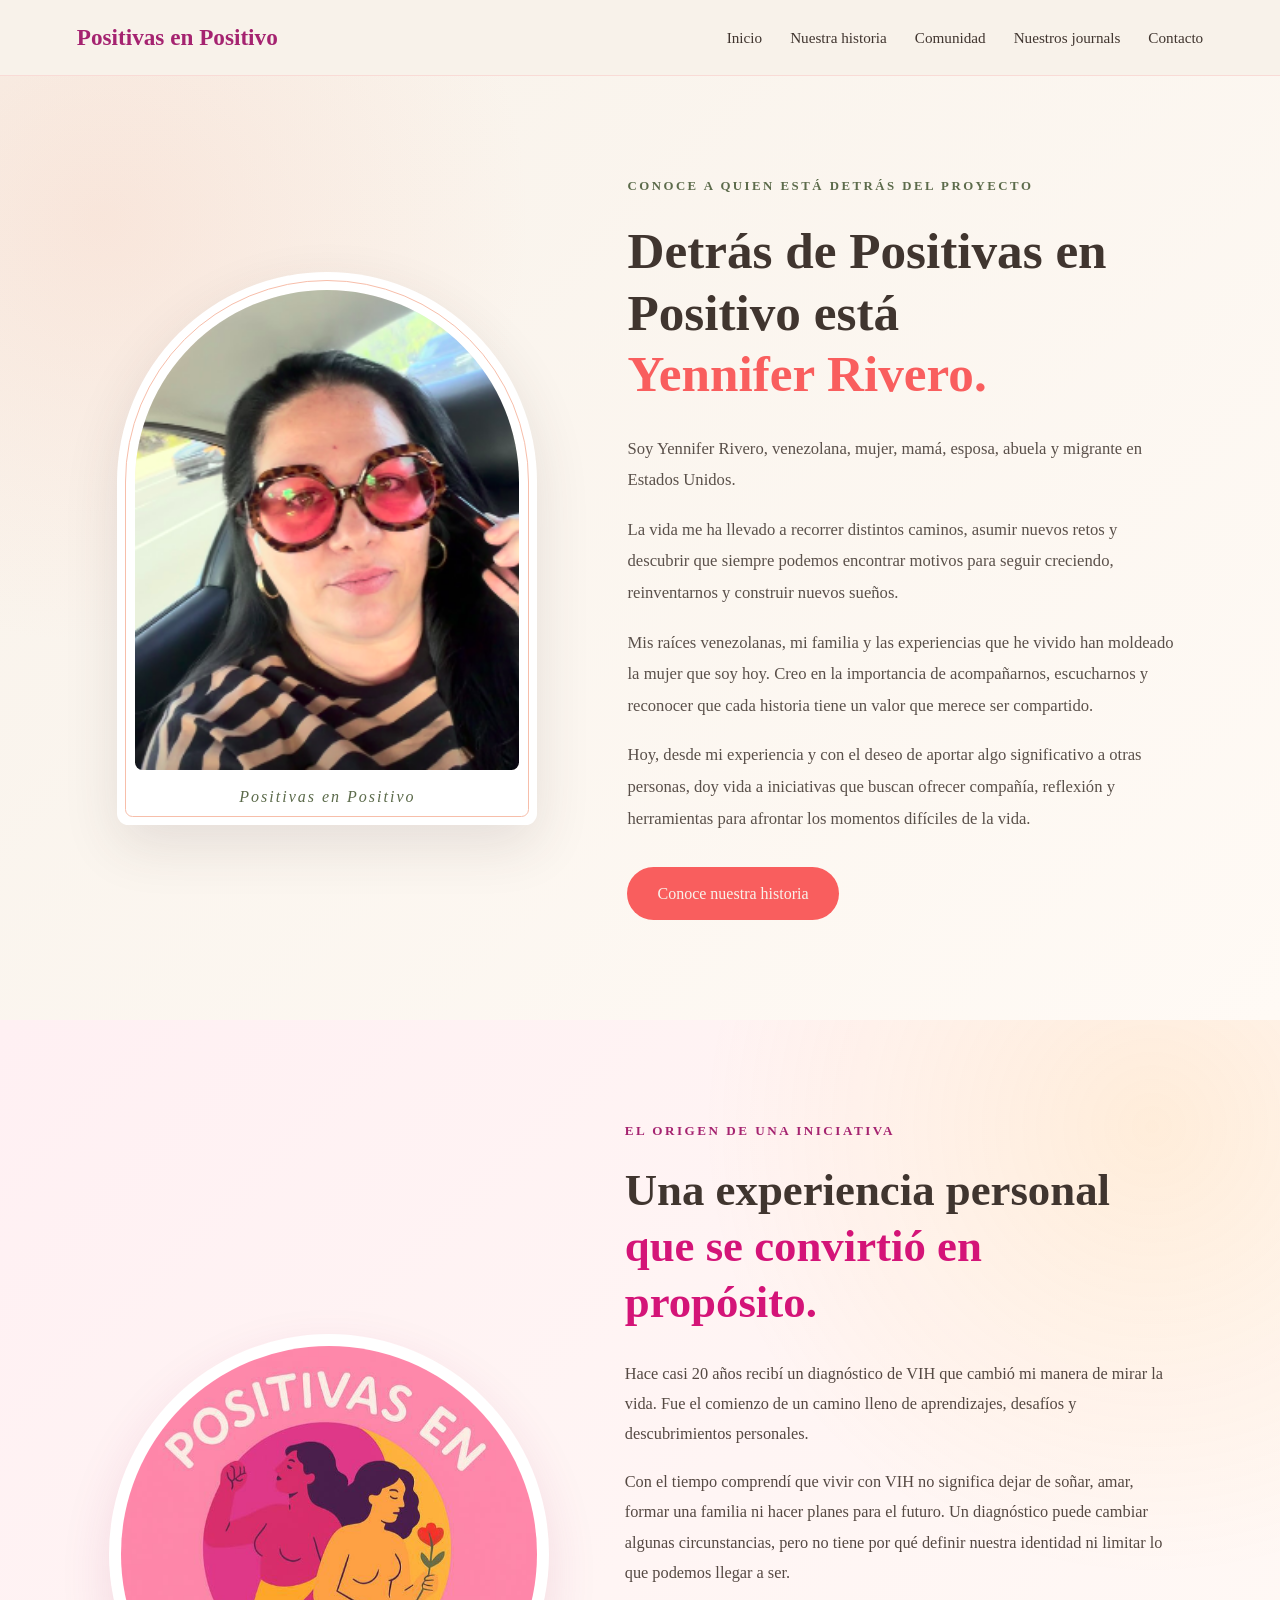
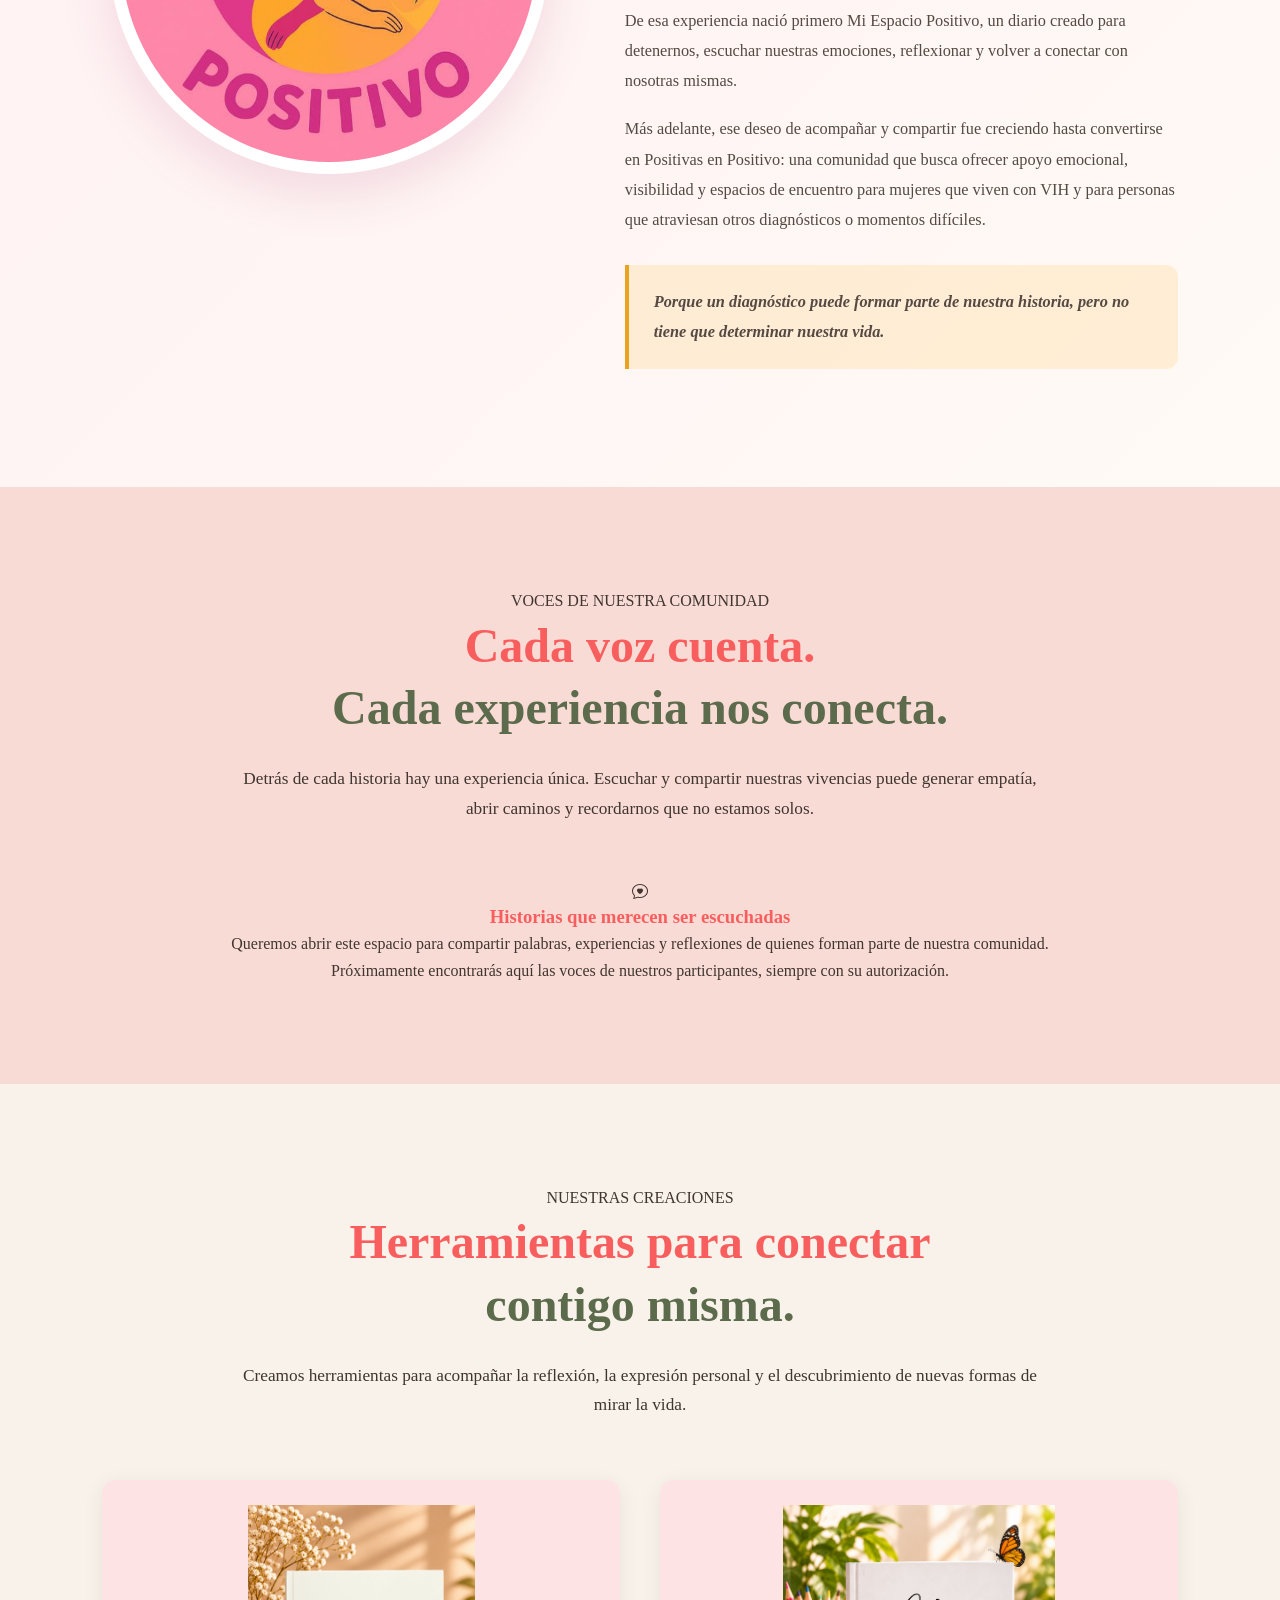
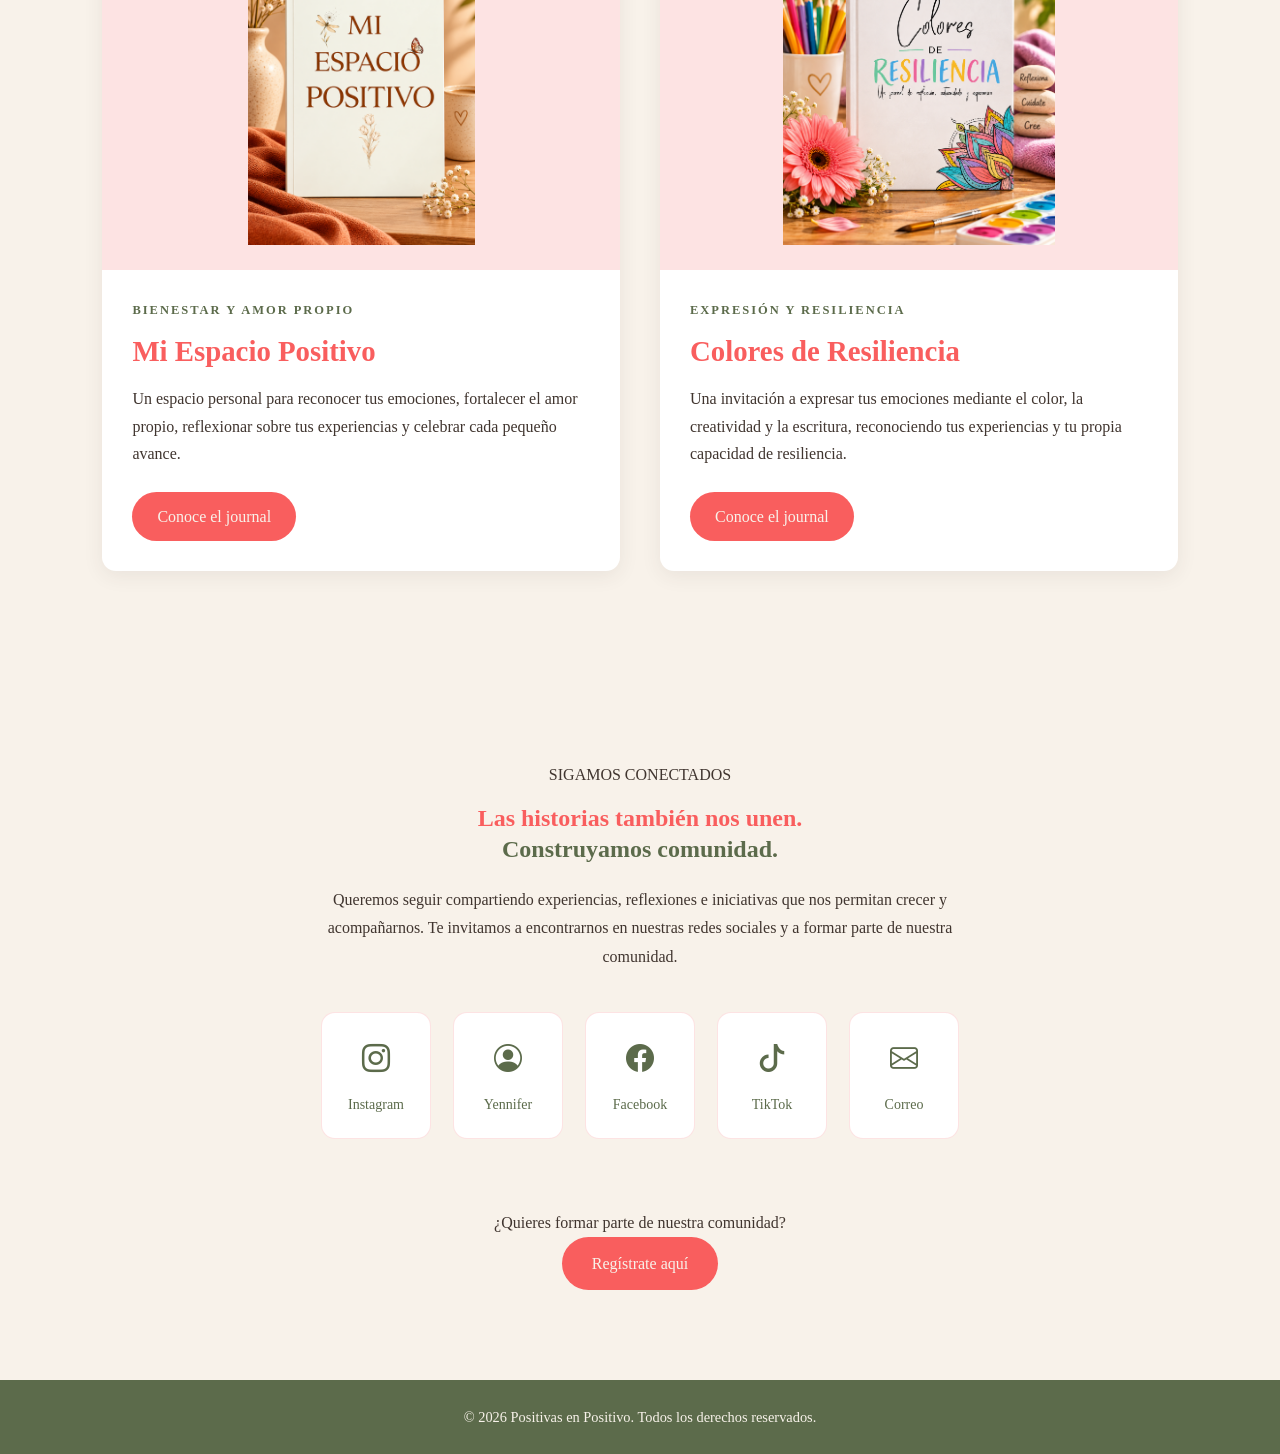
<file: docs/index.html>
<!DOCTYPE html>
<html lang="es">
<head>
    <meta charset="UTF-8">
    <meta name="viewport" content="width=device-width, initial-scale=1.0">

    <title>Positivas en Positivo | Historias que nos conectan</title>

    <meta name="description" content="Positivas en Positivo: un espacio para compartir historias, experiencias, reflexión y resiliencia.">

    <link rel="stylesheet"
        href="https://cdn.jsdelivr.net/npm/bootstrap-icons@1.11.3/font/bootstrap-icons.min.css">

    <link rel="stylesheet" href="css/styles.css">
</head>

<body>

    <!-- MENÚ PRINCIPAL -->

    <header class="encabezado">
        <nav class="menu-navegacion">

            <a href="#inicio" class="logo">
                Positivas en Positivo
            </a>

            <button
                class="menu-toggle"
                type="button"
                aria-label="Abrir menú"
                aria-expanded="false"
                aria-controls="menu-principal">
                <i class="bi bi-list"></i>
            </button>

            <ul class="menu-lista" id="menu-principal">
                <li><a href="#inicio">Inicio</a></li>
                <li><a href="#historia">Nuestra historia</a></li>
                <li><a href="#comunidad">Comunidad</a></li>
                <li><a href="#journals">Nuestros journals</a></li>
                <li><a href="#contacto">Contacto</a></li>
            </ul>

        </nav>
    </header>

    <main>

        <!-- 1. PRESENTACIÓN DE YENNIFER -->

        <section id="inicio" class="presentacion">

            <div class="presentacion-contenedor">

                <div class="presentacion-fotografia">
                    <div class="marco-editorial">

                        <div class="foto-yennifer">
                            <img
                                src="imagenes/yennifer/yennifer.png"
                                alt="Yennifer Rivero, creadora de Positivas en Positivo">
                        </div>

                        <div class="foto-decoracion">
                            Positivas en Positivo
                        </div>

                    </div>
                </div>

                <div class="presentacion-texto">

                    <p class="seccion-etiqueta">
                        CONOCE A QUIEN ESTÁ DETRÁS DEL PROYECTO
                    </p>

                    <h1>
                        Detrás de Positivas en Positivo está
                        <span>Yennifer Rivero.</span>
                    </h1>

                    <p>
                        Soy Yennifer Rivero, venezolana, mujer, mamá,
                        esposa, abuela y migrante en Estados Unidos.
                    </p>

                    <p>
                        La vida me ha llevado a recorrer distintos caminos,
                        asumir nuevos retos y descubrir que siempre podemos
                        encontrar motivos para seguir creciendo, reinventarnos
                        y construir nuevos sueños.
                    </p>

                    <p>
                        Mis raíces venezolanas, mi familia y las experiencias
                        que he vivido han moldeado la mujer que soy hoy.
                        Creo en la importancia de acompañarnos, escucharnos
                        y reconocer que cada historia tiene un valor que
                        merece ser compartido.
                    </p>

                    <p>
                        Hoy, desde mi experiencia y con el deseo de aportar
                        algo significativo a otras personas, doy vida a
                        iniciativas que buscan ofrecer compañía, reflexión
                        y herramientas para afrontar los momentos difíciles
                        de la vida.
                    </p>

                    <a href="#historia" class="boton-principal">
                        Conoce nuestra historia
                    </a>

                </div>

            </div>

        </section>


        <!-- 2. HISTORIA Y NACIMIENTO DEL PROYECTO -->

        <section id="historia" class="historia">

            <div class="historia-contenedor">

                <div class="historia-imagen">
                    <img
                        src="imagenes/yennifer/positivas/logo_pp.png"
                        alt="Ilustración de Positivas en Positivo, dos mujeres que representan la fuerza y el acompañamiento"
                        loading="lazy">
                </div>

                <div class="historia-contenido">

                    <p class="seccion-etiqueta">
                        EL ORIGEN DE UNA INICIATIVA
                    </p>

                    <h2>
                        Una experiencia personal
                        <span>que se convirtió en propósito.</span>
                    </h2>

                    <p>
                        Hace casi 20 años recibí un diagnóstico de VIH que
                        cambió mi manera de mirar la vida. Fue el comienzo
                        de un camino lleno de aprendizajes, desafíos y
                        descubrimientos personales.
                    </p>

                    <p>
                        Con el tiempo comprendí que vivir con VIH no significa
                        dejar de soñar, amar, formar una familia ni hacer planes
                        para el futuro. Un diagnóstico puede cambiar algunas
                        circunstancias, pero no tiene por qué definir nuestra
                        identidad ni limitar lo que podemos llegar a ser.
                    </p>

                    <p>
                        De esa experiencia nació primero Mi Espacio Positivo,
                        un diario creado para detenernos, escuchar nuestras
                        emociones, reflexionar y volver a conectar con
                        nosotras mismas.
                    </p>

                    <p>
                        Más adelante, ese deseo de acompañar y compartir fue
                        creciendo hasta convertirse en Positivas en Positivo:
                        una comunidad que busca ofrecer apoyo emocional,
                        visibilidad y espacios de encuentro para mujeres
                        que viven con VIH y para personas que atraviesan
                        otros diagnósticos o momentos difíciles.
                    </p>

                    <p class="historia-destacada">
                        Porque un diagnóstico puede formar parte de nuestra
                        historia, pero no tiene que determinar nuestra vida.
                    </p>

                </div>

            </div>

        </section>


        <!-- 3. VOCES DE LA COMUNIDAD -->

        <section id="comunidad" class="comunidad">

            <div class="comunidad-encabezado">

                <p class="seccion-etiqueta">
                    VOCES DE NUESTRA COMUNIDAD
                </p>

                <h2>
                    Cada voz cuenta.
                    <span>Cada experiencia nos conecta.</span>
                </h2>

                <p>
                    Detrás de cada historia hay una experiencia única.
                    Escuchar y compartir nuestras vivencias puede generar
                    empatía, abrir caminos y recordarnos que no estamos solos.
                </p>

            </div>

            <div class="voces-contenedor">

                <article class="voz-intro">

                    <span class="voz-icono">
                        <i class="bi bi-chat-heart"></i>
                    </span>

                    <h3>Historias que merecen ser escuchadas</h3>

                    <p>
                        Queremos abrir este espacio para compartir palabras,
                        experiencias y reflexiones de quienes forman parte
                        de nuestra comunidad.
                    </p>

                    <p class="voz-nota">
                        Próximamente encontrarás aquí las voces de nuestros
                        participantes, siempre con su autorización.
                    </p>

                </article>

            </div>

        </section>


        <!-- 4. NUESTROS JOURNALS -->

        <section id="journals" class="journals">

            <div class="journals-encabezado">

                <p class="seccion-etiqueta">
                    NUESTRAS CREACIONES
                </p>

                <h2>
                    Herramientas para conectar
                    <span>contigo misma.</span>
                </h2>

                <p>
                    Creamos herramientas para acompañar la reflexión,
                    la expresión personal y el descubrimiento de nuevas
                    formas de mirar la vida.
                </p>

            </div>

            <div class="journals-contenedor">

                <article class="journal-card">

                    <div class="journal-imagen">
                        <img
                            src="imagenes/mi_espacio_positivo/MiEspacioPositivo.png"
                            alt="Portada del journal Mi Espacio Positivo"
                            loading="lazy">
                    </div>

                    <div class="journal-info">

                        <p class="journal-categoria">
                            BIENESTAR Y AMOR PROPIO
                        </p>

                        <h3>Mi Espacio Positivo</h3>

                        <p>
                            Un espacio personal para reconocer tus emociones,
                            fortalecer el amor propio, reflexionar sobre tus
                            experiencias y celebrar cada pequeño avance.
                        </p>

                        <a
                            href="https://www.amazon.com/dp/B0HGTLWBSY"
                            class="boton-journal"
                            target="_blank"
                            rel="noopener noreferrer">
                            Conoce el journal
                        </a>

                    </div>

                </article>


                <article class="journal-card">

                    <div class="journal-imagen">
                        <img
                            src="imagenes/colores_resiliencia/ColoresDeResiliencia.png"
                            alt="Portada del journal Colores de Resiliencia"
                            loading="lazy">
                    </div>

                    <div class="journal-info">

                        <p class="journal-categoria">
                            EXPRESIÓN Y RESILIENCIA
                        </p>

                        <h3>Colores de Resiliencia</h3>

                        <p>
                            Una invitación a expresar tus emociones mediante
                            el color, la creatividad y la escritura, reconociendo
                            tus experiencias y tu propia capacidad de resiliencia.
                        </p>

                        <a
                            href="https://www.amazon.com/dp/B0HPSRKBLY"
                            class="boton-journal"
                            target="_blank"
                            rel="noopener noreferrer">
                            Conoce el journal
                        </a>

                    </div>

                </article>

            </div>

        </section>


        <!-- 5. CONTACTO Y PARTICIPACIÓN -->

        <section id="contacto" class="contacto">

            <div class="contacto-contenido">

                <p class="seccion-etiqueta">
                    SIGAMOS CONECTADOS
                </p>

                <h2>
                    Las historias también nos unen.
                    <span>Construyamos comunidad.</span>
                </h2>

                <p class="contacto-descripcion">
                    Queremos seguir compartiendo experiencias, reflexiones
                    e iniciativas que nos permitan crecer y acompañarnos.
                    Te invitamos a encontrarnos en nuestras redes sociales
                    y a formar parte de nuestra comunidad.
                </p>

                <div class="redes-sociales">

                    <a
                        href="https://www.instagram.com/positivasenpositivo/"
                        target="_blank"
                        rel="noopener noreferrer"
                        class="enlace-red">
                        <i class="bi bi-instagram"></i>
                        <span>Instagram</span>
                    </a>

                    <a
                        href="https://www.instagram.com/yennilhi/"
                        target="_blank"
                        rel="noopener noreferrer"
                        class="enlace-red">
                        <i class="bi bi-person-circle"></i>
                        <span>Yennifer</span>
                    </a>

                    <a
                        href="https://www.facebook.com/yennifer.rivero"
                        target="_blank"
                        rel="noopener noreferrer"
                        class="enlace-red">
                        <i class="bi bi-facebook"></i>
                        <span>Facebook</span>
                    </a>

                    <a
                        href="https://www.tiktok.com/@positivasenpositivo"
                        target="_blank"
                        rel="noopener noreferrer"
                        class="enlace-red">
                        <i class="bi bi-tiktok"></i>
                        <span>TikTok</span>
                    </a>

                    <a
                        href="mailto:positivasenpositivo@gmail.com"
                        class="enlace-red">
                        <i class="bi bi-envelope"></i>
                        <span>Correo</span>
                    </a>

                </div>

                <div class="invitacion-comunidad">

                    <p>
                        ¿Quieres formar parte de nuestra comunidad?
                    </p>

                    <a href="comunidad.html" class="boton-principal">
                        Regístrate aquí
                    </a>

                </div>

            </div>

        </section>

    </main>

    <footer>
        <p>© 2026 Positivas en Positivo. Todos los derechos reservados.</p>
    </footer>


    <!-- MENÚ RESPONSIVE -->

    <script>
        const menuToggle = document.querySelector('.menu-toggle');
        const menuLista = document.querySelector('.menu-lista');

        if (menuToggle && menuLista) {
            menuToggle.addEventListener('click', () => {
                const abierto = menuLista.classList.toggle('activo');

                menuToggle.setAttribute('aria-expanded', abierto);
                menuToggle.setAttribute(
                    'aria-label',
                    abierto ? 'Cerrar menú' : 'Abrir menú'
                );

                menuToggle.innerHTML = abierto
                    ? '<i class="bi bi-x-lg"></i>'
                    : '<i class="bi bi-list"></i>';
            });

            menuLista.querySelectorAll('a').forEach(enlace => {
                enlace.addEventListener('click', () => {
                    menuLista.classList.remove('activo');
                    menuToggle.setAttribute('aria-expanded', 'false');
                    menuToggle.setAttribute('aria-label', 'Abrir menú');
                    menuToggle.innerHTML = '<i class="bi bi-list"></i>';
                });
            });
        }
    </script>

</body>
</html>
</file>
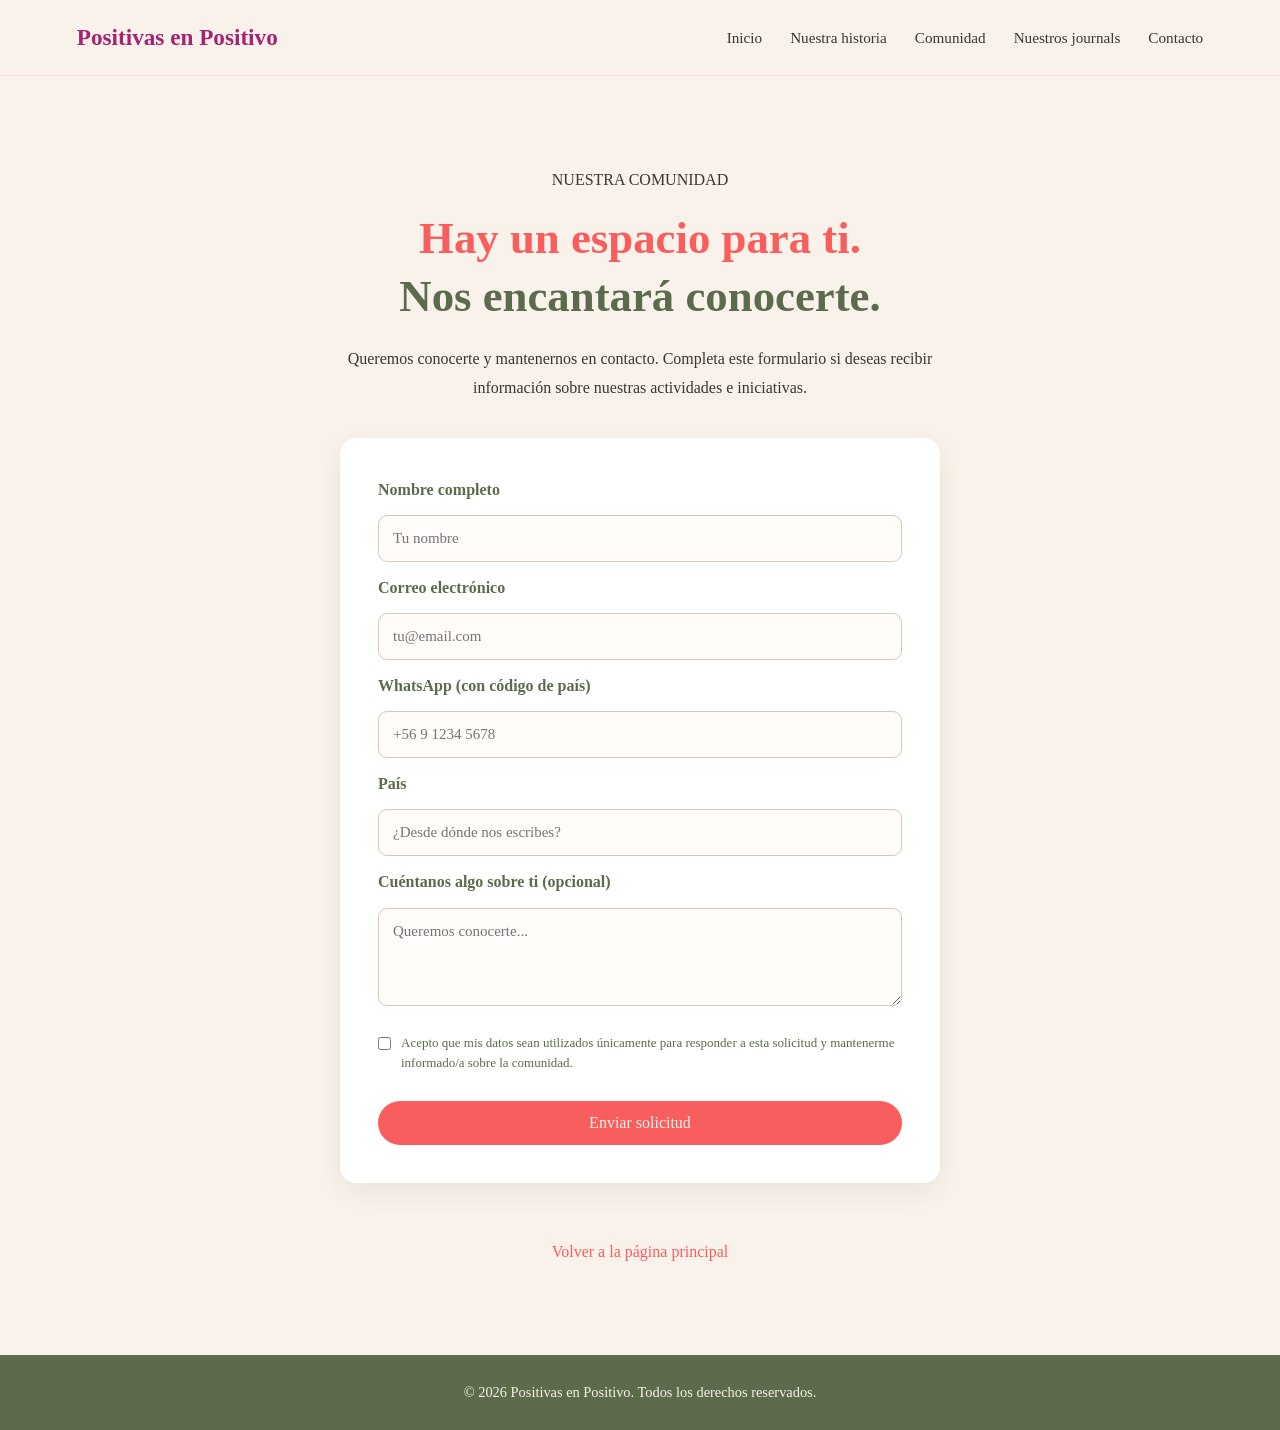
<file: docs/comunidad.html>
<!DOCTYPE html>
<html lang="es">
<head>
    <meta charset="UTF-8">
    <meta name="viewport" content="width=device-width, initial-scale=1.0">

    <title>Únete a nuestra comunidad | Positivas en Positivo</title>

    <meta name="description" content="Únete a la comunidad de Positivas en Positivo.">

    <link rel="stylesheet"
        href="https://cdn.jsdelivr.net/npm/bootstrap-icons@1.11.3/font/bootstrap-icons.min.css">

    <link rel="stylesheet" href="css/styles.css">
</head>

<body>
	    
    <header class="encabezado">
        <nav class="menu-navegacion">

            <a href="index.html#inicio" class="logo">
                Positivas en Positivo
            </a>

            <button
                class="menu-toggle"
                type="button"
                aria-label="Abrir menú"
                aria-expanded="false"
                aria-controls="menu-principal">
                <i class="bi bi-list"></i>
            </button>

            <ul class="menu-lista" id="menu-principal">
                <li><a href="index.html#inicio">Inicio</a></li>
                <li><a href="index.html#historia">Nuestra historia</a></li>
                <li><a href="index.html#comunidad">Comunidad</a></li>
                <li><a href="index.html#journals">Nuestros journals</a></li>
                <li><a href="index.html#contacto">Contacto</a></li>
            </ul>

        </nav>
    </header>


    <main>

        <section class="contacto">
            <div class="contacto-contenido">

                <p class="seccion-etiqueta">NUESTRA COMUNIDAD</p>

                <h1>
                    Hay un espacio para ti.
                    <span>Nos encantará conocerte.</span>
                </h1>

                <p class="contacto-descripcion">
                    Queremos conocerte y mantenernos en contacto.
                    Completa este formulario si deseas recibir información
                    sobre nuestras actividades e iniciativas.
                </p>

                <form class="formulario-comunidad">

                    <label for="nombre">Nombre completo</label>
                    <input type="text" id="nombre" name="nombre"
                        placeholder="Tu nombre" required>

                    <label for="correo">Correo electrónico</label>
                    <input type="email" id="correo" name="correo"
                        placeholder="tu@email.com" required>

                    <label for="telefono">WhatsApp (con código de país)</label>
                    <input type="tel" id="telefono" name="telefono"
                        placeholder="+56 9 1234 5678" required>

                    <label for="pais">País</label>
                    <input type="text" id="pais" name="pais"
                        placeholder="¿Desde dónde nos escribes?" required>

                    <label for="mensaje">
                        Cuéntanos algo sobre ti (opcional)
                    </label>

                    <textarea id="mensaje" name="mensaje"
                        rows="4"
                        placeholder="Queremos conocerte..."></textarea>

                    <label class="consentimiento">
                        <input type="checkbox" name="consentimiento" required>
                        <span>
                            Acepto que mis datos sean utilizados únicamente
                            para responder a esta solicitud y mantenerme
                            informado/a sobre la comunidad.
                        </span>
                    </label>

                    <button type="button" class="boton-principal">
                        Enviar solicitud
                    </button>

                </form>

                <a href="index.html" class="volver-inicio">
                    Volver a la página principal
                </a>

            </div>
        </section>

    </main>

    <footer>
        <p>© 2026 Positivas en Positivo. Todos los derechos reservados.</p>
    </footer>

    <script>
        const menuToggle = document.querySelector('.menu-toggle');
        const menuLista = document.querySelector('.menu-lista');

        if (menuToggle && menuLista) {
            menuToggle.addEventListener('click', () => {
                const abierto = menuLista.classList.toggle('activo');

                menuToggle.setAttribute('aria-expanded', abierto);
                menuToggle.setAttribute(
                    'aria-label',
                    abierto ? 'Cerrar menú' : 'Abrir menú'
                );

                menuToggle.innerHTML = abierto
                    ? '<i class="bi bi-x-lg"></i>'
                    : '<i class="bi bi-list"></i>';
            });

            menuLista.querySelectorAll('a').forEach(enlace => {
                enlace.addEventListener('click', () => {
                    menuLista.classList.remove('activo');
                    menuToggle.setAttribute('aria-expanded', 'false');
                    menuToggle.setAttribute('aria-label', 'Abrir menú');
                    menuToggle.innerHTML = '<i class="bi bi-list"></i>';
                });
            });
        }
    </script>


</body>
</html>
</file>
<file: docs/css/styles.css>
/* =================================
    IDENTIDAD VISUAL
    Positivas en Positivo
================================= */

:root {
    --terracota: #f95e5e;
    --arcilla: #f7beaa;
    --beige: #f9b1b15c;
    --marfil: #F8F2EA;
    --oliva: #5c6b4b;
    --texto: #40352F;
}

/* CONFIGURACIÓN GENERAL */

* {
    margin: 0;
    padding: 0;
    box-sizing: border-box;
}

html {
    scroll-behavior: smooth;
}

body {
    font-family: Georgia, serif;
    background-color: var(--marfil);
    color: var(--texto);
    line-height: 1.7;
}

/* ENCABEZADO Y NAVEGACIÓN */


/* =================================
   MENÚ PRINCIPAL
================================= */

.encabezado {
    background-color: var(--marfil);
    padding: 18px 6%;
    border-bottom: 1px solid var(--beige);
    position: relative;
    z-index: 100;
}

.menu-navegacion {
    display: flex;
    justify-content: space-between;
    align-items: center;
    max-width: 1400px;
    margin: 0 auto;
    gap: 25px;
}

.logo {
    color: #a52370;
    font-size: 1.45rem;
    font-weight: 700;
    text-decoration: none;
    white-space: nowrap;
}

.menu-lista {
    display: flex;
    align-items: center;
    list-style: none;
    gap: 28px;
    margin: 0;
    padding: 0;
}

.menu-lista a {
    color: var(--texto);
    text-decoration: none;
    font-size: 0.95rem;
    font-weight: 500;
    transition: color 0.3s ease;
}

.menu-lista a:hover {
    color: #a52370;
}

/* BOTÓN PARA MÓVILES */

.menu-toggle {
    display: none;
    background: none;
    border: none;
    color: #a52370;
    font-size: 1.8rem;
    cursor: pointer;
    padding: 5px;
}

/* CONTENIDO PRINCIPAL */

main {
    min-height: 70vh;
}

section {
    padding: 80px 8%;
}

h1, h2, h3 {
    color: var(--terracota);
    line-height: 1.3;
}

h1 {
    font-size: 2.8rem;
    margin-bottom: 20px;
}

/* PIE DE PÁGINA */

footer {
    background-color: var(--oliva);
    color: var(--marfil);
    text-align: center;
    padding: 25px;
    font-size: 0.9rem;
}


/* =================================
    SECCIÓN DE BIENVENIDA
================================= */

.hero {
    min-height: 75vh;
    display: flex;
    align-items: center;
    justify-content: center;
    text-align: center;
    padding: 90px 10%;
    background-color: var(--beige);
}

.hero-contenido {
    max-width: 850px;
}

.hero-etiqueta {
    color: var(--oliva);
    font-size: 0.85rem;
    letter-spacing: 3px;
    margin-bottom: 25px;
    font-weight: bold;
}

.hero h1 {
    font-size: clamp(2.3rem, 5vw, 4rem);
    margin-bottom: 25px;
}

.hero h1 span {
    display: block;
    color: var(--oliva);
}

.hero-descripcion {
    max-width: 680px;
    margin: 0 auto 35px;
    font-size: 1.15rem;
}

.boton-principal {
    display: inline-block;
    background-color: var(--terracota);
    color: var(--marfil);
    padding: 13px 30px;
    border-radius: 30px;
    text-decoration: none;
    transition: background-color 0.3s ease;
}

.boton-principal:hover {
    background-color: var(--oliva);
}

/* =================================
    NUESTRA COMUNIDAD
================================= */

.comunidad {
    background-color: var(--beige);
    text-align: center;
    padding: 100px 8%;
}

.comunidad-encabezado {
    max-width: 800px;
    margin: 0 auto 55px;
}

.comunidad h2 {
    font-size: clamp(2rem, 4vw, 3rem);
    margin-bottom: 25px;
}

.comunidad h2 span {
    display: block;
    color: var(--oliva);
}

.comunidad-encabezado > p:last-child {
    font-size: 1.08rem;
}

.comunidad-tarjetas {
    display: grid;
    grid-template-columns: repeat(3, 1fr);
    gap: 25px;
    max-width: 1150px;
    margin: 0 auto;
}

.tarjeta-comunidad {
    background-color: var(--marfil);
    padding: 35px 25px;
    border-radius: 12px;
    text-align: left;
    border-bottom: 4px solid var(--arcilla);
}

.tarjeta-comunidad h3 {
    color: var(--terracota);
    font-size: 1.3rem;
    margin-bottom: 15px;
}

.tarjeta-comunidad p {
    font-size: 1rem;
}

/* ADAPTACIÓN A MÓVILES */

@media (max-width: 768px) {
    .comunidad-tarjetas {
        grid-template-columns: 1fr;
    }
}


/* =================================
    NUESTROS JOURNALS
================================= */

.journals {
    background-color: var(--marfil);
    padding: 100px 8%;
}

.journals-encabezado {
    text-align: center;
    max-width: 800px;
    margin: 0 auto 60px;
}

.journals h2 {
    font-size: clamp(2rem, 4vw, 3rem);
    margin-bottom: 25px;
}

.journals h2 span {
    display: block;
    color: var(--oliva);
}

.journals-encabezado > p:last-child {
    font-size: 1.08rem;
}

.journals-contenedor {
    display: grid;
    grid-template-columns: repeat(2, 1fr);
    gap: 40px;
    max-width: 1100px;
    margin: 0 auto;
}

.journal-card {
    background-color: white;
    border-radius: 14px;
    overflow: hidden;
    box-shadow: 0 5px 20px rgba(64, 53, 47, 0.08);
}

.journal-imagen {
    background-color: var(--beige);
    min-height: 380px;
    display: flex;
    justify-content: center;
    align-items: center;
    padding: 25px;
}

.journal-imagen img {
    max-width: 100%;
    max-height: 340px;
    object-fit: contain;
}

.journal-info {
    padding: 30px;
}

.journal-categoria {
    color: var(--oliva);
    font-size: 0.78rem;
    letter-spacing: 2px;
    font-weight: bold;
    margin-bottom: 12px;
}

.journal-info h3 {
    font-size: 1.8rem;
    margin-bottom: 15px;
}

.journal-info p:not(.journal-categoria) {
    margin-bottom: 25px;
}

.boton-journal {
    display: inline-block;
    background-color: var(--terracota);
    color: var(--marfil);
    padding: 11px 25px;
    border-radius: 25px;
    text-decoration: none;
}

.boton-journal:hover {
    background-color: var(--oliva);
}

/* ADAPTACIÓN A MÓVILES */

@media (max-width: 768px) {
    .journals-contenedor {
        grid-template-columns: 1fr;
    }
}


/* ==============================
    SECCIÓN DE CONTACTO
============================== */

.contacto {
    padding: 90px 8%;
    background-color: var(--marfil);
}

.contacto-contenido {
    max-width: 760px;
    margin: 0 auto;
    text-align: center;
}

.contacto h1,
.contacto h2 {
    color: var(--terracota);
    margin: 15px 0 20px;
}

.contacto h1 span,
.contacto h2 span {
    display: block;
    color: var(--oliva);
}

.contacto-descripcion {
    max-width: 650px;
    margin: 0 auto 35px;
    color: var(--texto);
    line-height: 1.8;
}

/* REDES SOCIALES */

.redes-sociales {
    display: flex;
    justify-content: center;
    align-items: center;
    flex-wrap: wrap;
    gap: 22px;
    margin: 40px 0;
}

.enlace-red {
    display: flex;
    flex-direction: column;
    align-items: center;
    justify-content: center;
    gap: 10px;
    min-width: 110px;
    padding: 22px 20px;
    color: var(--oliva);
    text-decoration: none;
    background-color: white;
    border: 1px solid var(--beige);
    border-radius: 14px;
    transition: all 0.3s ease;
}

.enlace-red i {
    font-size: 28px;
}

.enlace-red span {
    font-size: 14px;
}

.enlace-red:hover {
    color: var(--terracota);
    background-color: var(--beige);
    transform: translateY(-4px);
}

.invitacion-comunidad {
    margin-top: 45px;
    padding-top: 25px;
}

/* FORMULARIO DE COMUNIDAD */

.formulario-comunidad {
    display: flex;
    flex-direction: column;
    gap: 12px;
    max-width: 600px;
    margin: 35px auto;
    padding: 38px;
    background-color: white;
    border-radius: 16px;
    box-shadow: 0 8px 28px rgba(80, 55, 40, 0.08);
    text-align: left;
}

.formulario-comunidad label {
    color: var(--oliva);
    font-weight: 600;
}

.formulario-comunidad input:not([type="checkbox"]),
.formulario-comunidad textarea {
    width: 100%;
    padding: 14px;
    border: 1px solid #D9C8B9;
    border-radius: 9px;
    background-color: #FFFCF9;
    color: var(--texto);
    font-family: inherit;
    font-size: 15px;
}

.formulario-comunidad input:focus,
.formulario-comunidad textarea:focus {
    outline: none;
    border-color: var(--terracota);
    box-shadow: 0 0 0 3px rgba(249, 94, 94, 0.12);
}

.formulario-comunidad textarea {
    resize: vertical;
}

.formulario-comunidad .consentimiento {
    display: flex;
    align-items: flex-start;
    gap: 10px;
    margin: 15px 0;
    font-size: 13px;
    font-weight: 400;
    line-height: 1.6;
}

.consentimiento input {
    margin-top: 4px;
    accent-color: var(--terracota);
}

.formulario-comunidad .boton-principal {
    display: block;
    width: 100%;
    border: none;
    cursor: pointer;
    font-family: inherit;
    font-size: 1rem;
}

.mensaje-exito {
    color: #426B45;
    margin: 20px 0;
}

.mensaje-error {
    color: #A33D32;
    margin: 20px 0;
}

.volver-inicio {
    display: inline-block;
    margin-top: 20px;
    color: var(--terracota);
    text-decoration: none;
}

.volver-inicio:hover {
    color: var(--oliva);
}

/* ADAPTACIÓN A MÓVILES */

@media (max-width: 600px) {

    .contacto {
        padding: 65px 5%;
    }

    .contacto h1,
    .contacto h2 {
        font-size: 1.9rem;
    }

    .formulario-comunidad {
        padding: 25px 20px;
    }

    .redes-sociales {
        gap: 12px;
    }

    .enlace-red {
        min-width: 95px;
        padding: 16px 12px;
    }
}

@media (max-width: 600px) {

    nav {
        flex-direction: column;
        gap: 15px;
    }

    nav ul {
        justify-content: center;
        gap: 15px;
    }

    nav ul a {
        font-size: 0.85rem;
    }
}


/* =================================
   MENÚ RESPONSIVE
================================= */

@media (max-width: 850px) {

    .menu-navegacion {
        flex-wrap: wrap;
    }

    .menu-toggle {
        display: block;
    }

    .menu-lista {
        display: none;
        flex-direction: column;
        align-items: flex-start;
        width: 100%;
        gap: 0;
        padding: 10px 0;
    }

    .menu-lista.activo {
        display: flex;
    }

    .menu-lista li {
        width: 100%;
    }

    .menu-lista a {
        display: block;
        width: 100%;
        padding: 12px 5px;
    }
}


/* ===================================
    PRESENTACIÓN DE YENNIFER
=================================== */

.presentacion {
    background:
        radial-gradient(circle at 8% 15%, rgba(247, 190, 170, 0.25), transparent 30%),
        linear-gradient(135deg, #F8F2EA 0%, #fffaf5 100%);
    padding: 100px 8%;
}

.presentacion-contenedor {
    max-width: 1200px;
    margin: 0 auto;
    display: grid;
    grid-template-columns: 0.9fr 1.1fr;
    align-items: center;
    gap: 75px;
}

/* FOTOGRAFÍA Y MARCO */

.presentacion-fotografia {
    display: flex;
    justify-content: center;
}

.marco-editorial {
    position: relative;
    width: 100%;
    max-width: 420px;
    padding: 18px 18px 55px;
    background: #fff;
    border-radius: 220px 220px 12px 12px;
    box-shadow: 0 20px 55px rgba(64, 53, 47, 0.12);
    transform: rotate(-1deg);
}

.marco-editorial::before {
    content: "";
    position: absolute;
    inset: 8px;
    border: 1px solid #f7beaa;
    border-radius: 215px 215px 8px 8px;
    pointer-events: none;
    z-index: 2;
}

.foto-yennifer {
    width: 100%;
    overflow: hidden;
    border-radius: 205px 205px 8px 8px;
    background-color: #F8F2EA;
}

.foto-yennifer img {
    display: block;
    width: 100%;
    height: 480px;
    object-fit: cover;
    object-position: center 35%;
}

/* DETALLE DECORATIVO */

.foto-decoracion {
    position: absolute;
    bottom: 15px;
    left: 0;
    width: 100%;
    text-align: center;
    color: #5c6b4b;
    font-size: 1rem;
    font-style: italic;
    letter-spacing: 2px;
}

/* TEXTO DE PRESENTACIÓN */

.presentacion-texto {
    max-width: 620px;
}

.presentacion-texto .seccion-etiqueta {
    color: #5c6b4b;
    font-size: 0.8rem;
    font-weight: bold;
    letter-spacing: 2.5px;
    margin-bottom: 22px;
}

.presentacion-texto h1 {
    color: #40352F;
    font-size: clamp(2.2rem, 4vw, 3.4rem);
    line-height: 1.2;
    margin-bottom: 28px;
}

.presentacion-texto h1 span {
    display: block;
    color: #f95e5e;
}

.presentacion-texto p:not(.seccion-etiqueta) {
    color: #5a504a;
    font-size: 1.04rem;
    line-height: 1.9;
    margin-bottom: 18px;
}

.presentacion-texto .boton-principal {
    margin-top: 15px;
}

/* ANIMACIÓN SUTIL */

.marco-editorial,
.presentacion-texto {
    animation: aparecerPresentacion 0.9s ease both;
}

@keyframes aparecerPresentacion {
    from {
        opacity: 0;
        transform: translateY(18px);
    }
    to {
        opacity: 1;
        transform: translateY(0);
    }
}

/* DISEÑO RESPONSIVE */

@media (max-width: 850px) {
    .presentacion-contenedor {
        grid-template-columns: 1fr;
        gap: 55px;
    }

    .presentacion-texto {
        max-width: 700px;
        margin: 0 auto;
        text-align: center;
    }

    .marco-editorial {
        max-width: 360px;
    }

    .foto-yennifer img {
        height: 420px;
    }
}

@media (max-width: 480px) {
    .presentacion {
        padding: 65px 6%;
    }

    .marco-editorial {
        max-width: 300px;
        padding: 13px 13px 48px;
    }

    .foto-yennifer img {
        height: 370px;
    }

    .presentacion-texto h1 {
        font-size: 2.1rem;
    }
}

@media (prefers-reduced-motion: reduce) {
    .marco-editorial,
    .presentacion-texto {
        animation: none;
    }
}


/* ===================================
    HISTORIA Y NACIMIENTO DEL PROYECTO
=================================== */

.historia {
    background:
        radial-gradient(
            circle at 90% 10%,
            rgba(255, 181, 45, 0.13),
            transparent 30%
        ),
        linear-gradient(135deg, #fff0f3, #fffaf5);
    padding: 100px 8%;
}

.historia-contenedor {
    max-width: 1200px;
    margin: 0 auto;
    display: grid;
    grid-template-columns: 0.9fr 1.1fr;
    align-items: center;
    gap: 70px;
}

/* ILUSTRACIÓN */

.historia-imagen {
    max-width: 440px;
    width: 100%;
    margin: 0 auto;
    padding: 12px;
    background: #ffffff;
    border-radius: 50%;
    box-shadow: 0 20px 50px rgba(160, 35, 100, 0.13);
    transition: transform 0.4s ease;
}

.historia-imagen:hover {
    transform: translateY(-5px)
}

.historia-imagen img {
    display: block;
    width: 100%;
    aspect-ratio: 1 / 1;
    object-fit: cover;
    border-radius: 50%;
}

/* TEXTO */

.historia-contenido {
    max-width: 680px;
    margin: 0 auto;
    text-align: left;
}

.historia-contenido .seccion-etiqueta {
    color: #a52370;
    font-size: 0.82rem;
    font-weight: bold;
    letter-spacing: 2.5px;
    margin-bottom: 20px;
}

.historia-contenido h2 {
    color: #40352F;
    font-size: clamp(2rem, 3.5vw, 3rem);
    line-height: 1.25;
    margin-bottom: 28px;
}

.historia-contenido h2 span {
    display: block;
    color: #d41478;
}

.historia-contenido p:not(.seccion-etiqueta) {
    color: #554943;
    font-size: 1.02rem;
    line-height: 1.85;
    margin-bottom: 18px;
}

/* MENSAJE DESTACADO */

.historia-contenido .historia-destacada {
    margin-top: 30px;
    padding: 22px 25px;
    background: rgba(255, 181, 45, 0.16);
    border-left: 4px solid #e9a321;
    border-radius: 0 12px 12px 0;
    color: #8f245f;
    font-size: 1.12rem;
    font-weight: bold;
    font-style: italic;
}

/* ADAPTACIÓN A TABLETS Y MÓVILES */

@media (max-width: 850px) {
    .historia-contenedor {
        grid-template-columns: 1fr;
        gap: 45px;
    }

    .historia-imagen {
        max-width: 360px;
    }

    .historia-contenido {
        max-width: 700px;
    }
}

@media (max-width: 480px) {
    .historia {
        padding: 65px 6%;
    }

    .historia-imagen {
        max-width: 300px;
    }

    .historia-contenido h2 {
        font-size: 2rem;
    }

    .historia-contenido .historia-destacada {
        padding: 18px;
        font-size: 1rem;
    }
}

@media (prefers-reduced-motion: reduce) {
    .historia-imagen {
        transition: none;
    }
}
</file>
